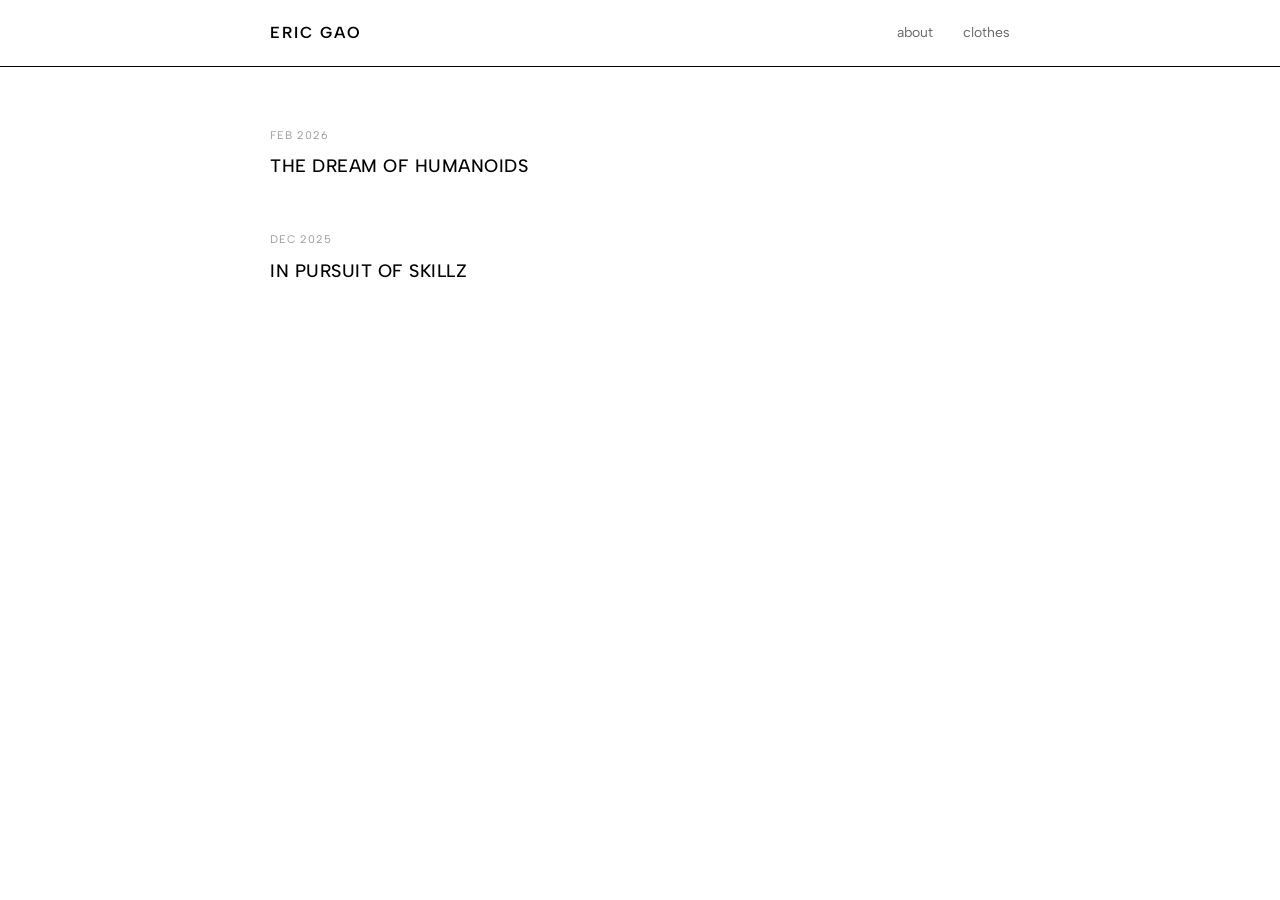
<file: index.html>
<!DOCTYPE html>
<html lang="en">
<head>
    <meta charset="UTF-8">
    <meta name="viewport" content="width=device-width, initial-scale=1.0">
    <title>ERIC GAO</title>
    <link rel="preconnect" href="https://fonts.googleapis.com">
    <link rel="preconnect" href="https://fonts.gstatic.com" crossorigin>
    <link href="https://fonts.googleapis.com/css2?family=Albert+Sans:wght@300;400;500;600&display=swap" rel="stylesheet">
    <link rel="stylesheet" href="styles.css">
</head>
<body>
    <nav class="navbar">
        <div class="nav-container">
            <a href="index.html" class="nav-logo">ERIC GAO</a>
            <div class="nav-links">
                <a href="about.html">about</a>
                <a href="clothes.html">clothes</a>
            </div>
        </div>
    </nav>

    <main class="content">
        <article class="blog-preview">
            <p class="date">FEB 2026</p>
            <h1 class="title"><a href="blog-post-2.html">THE DREAM OF HUMANOIDS</a></h1>
        </article>

        <article class="blog-preview">
            <p class="date">DEC 2025</p>
            <h1 class="title"><a href="blog-post-1.html">IN PURSUIT OF SKILLZ</a></h1>
        </article>
    </main>
</body>
</html>
</file>
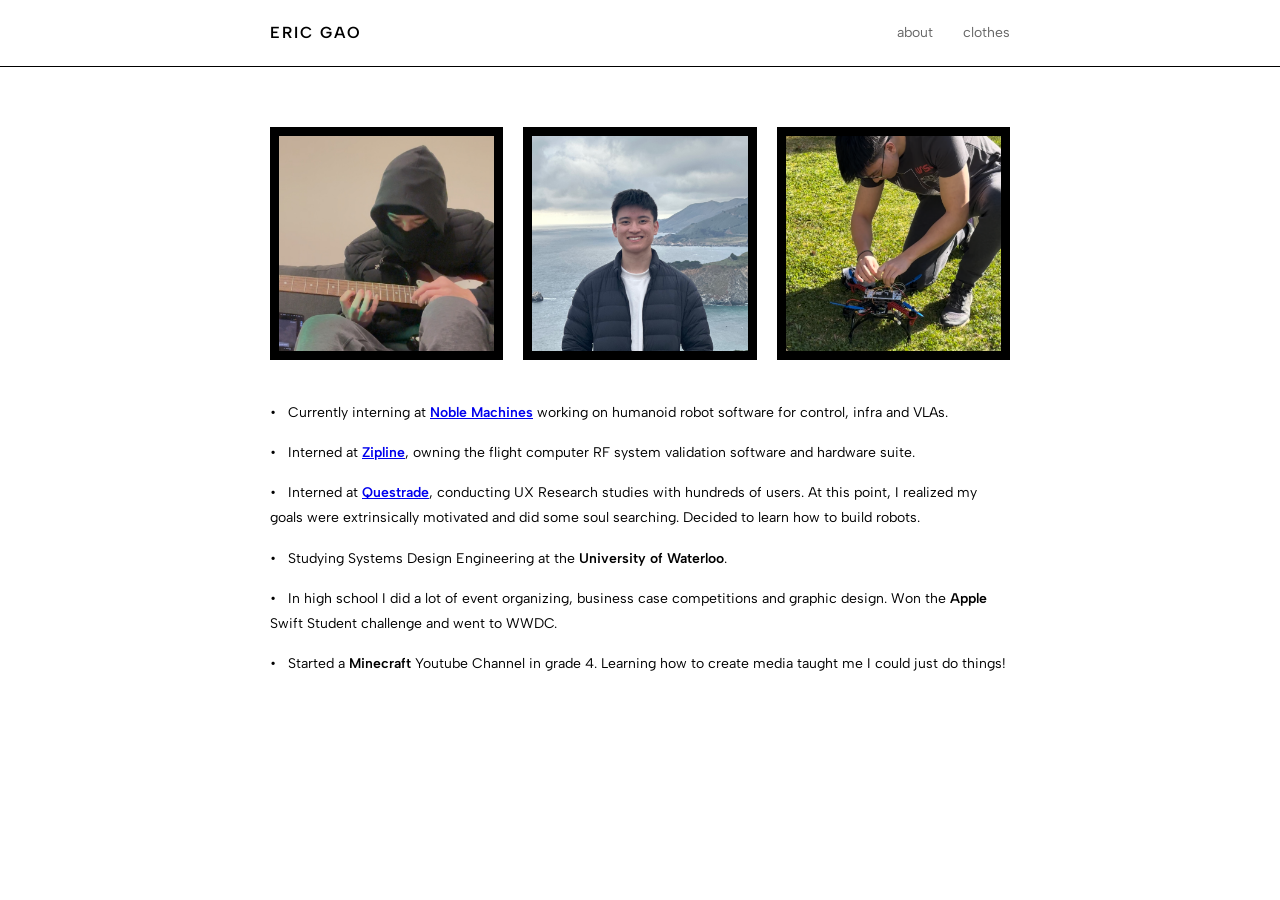
<file: about.html>
<!DOCTYPE html>
<html lang="en">
<head>
    <meta charset="UTF-8">
    <meta name="viewport" content="width=device-width, initial-scale=1.0">
    <title>About - ERIC GAO</title>
    <link rel="preconnect" href="https://fonts.googleapis.com">
    <link rel="preconnect" href="https://fonts.gstatic.com" crossorigin>
    <link href="https://fonts.googleapis.com/css2?family=Albert+Sans:wght@300;400;500;600&display=swap" rel="stylesheet">
    <link rel="stylesheet" href="styles.css">
</head>
<body>
    <nav class="navbar">
        <div class="nav-container">
            <a href="index.html" class="nav-logo">ERIC GAO</a>
            <div class="nav-links">
                <a href="about.html">about</a>
                <a href="clothes.html">clothes</a>
            </div>
        </div>
    </nav>

    <main class="about-container">
        <div class="photo-grid">
            <img src="assets/about/guitar.jpeg" alt="Eric Gao photo 1">
            <img src="assets/about/headshot.jpg" alt="Eric Gao photo 2">
            <img src="assets/about/quadcopter.PNG" alt="Eric Gao photo 3">
        </div>

        <div class="about-content">
            <ul>
                <li>Currently interning at <strong><a href="https://www.noblemachines.ai">Noble Machines</a></strong> working on humanoid robot software for control, infra and VLAs.</li>
                <li>Interned at <strong><a href="https://www.zipline.com">Zipline</a></strong>, owning the flight computer RF system validation software and hardware suite.</li>
                <li>Interned at <strong><a href="https://www.questrade.com">Questrade</a></strong>, conducting UX Research studies with hundreds of users. At this point, I realized my goals were extrinsically motivated and did some soul searching. Decided to learn how to build robots.</li>
                <li>Studying Systems Design Engineering at the <strong>University of Waterloo</strong>.</li>
                <li>In high school I did a lot of event organizing, business case competitions and graphic design. Won the <strong>Apple</strong> Swift Student challenge and went to WWDC.</li>
                <li>Started a <strong>Minecraft</strong> Youtube Channel in grade 4. Learning how to create media taught me I could just do things!</li>
            </ul>
        </div>
    </main>
</body>
</html>
</file>
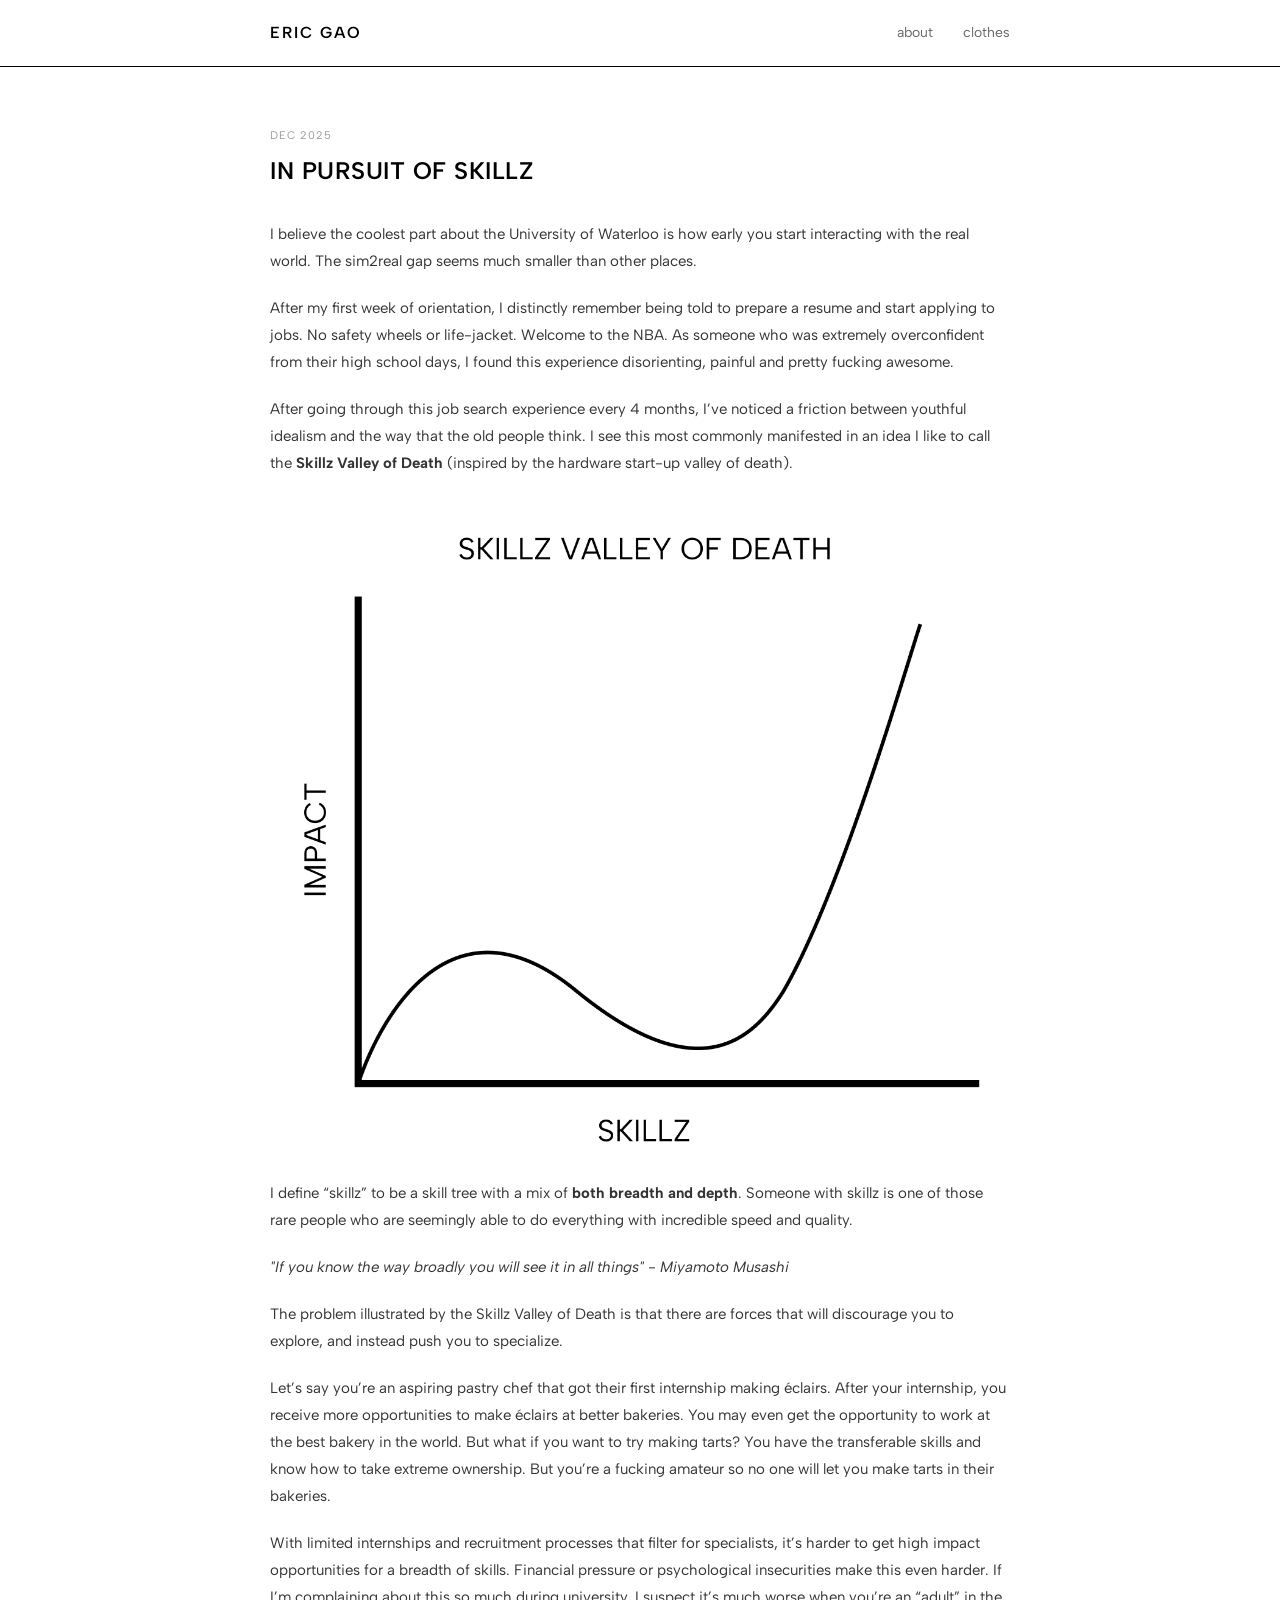
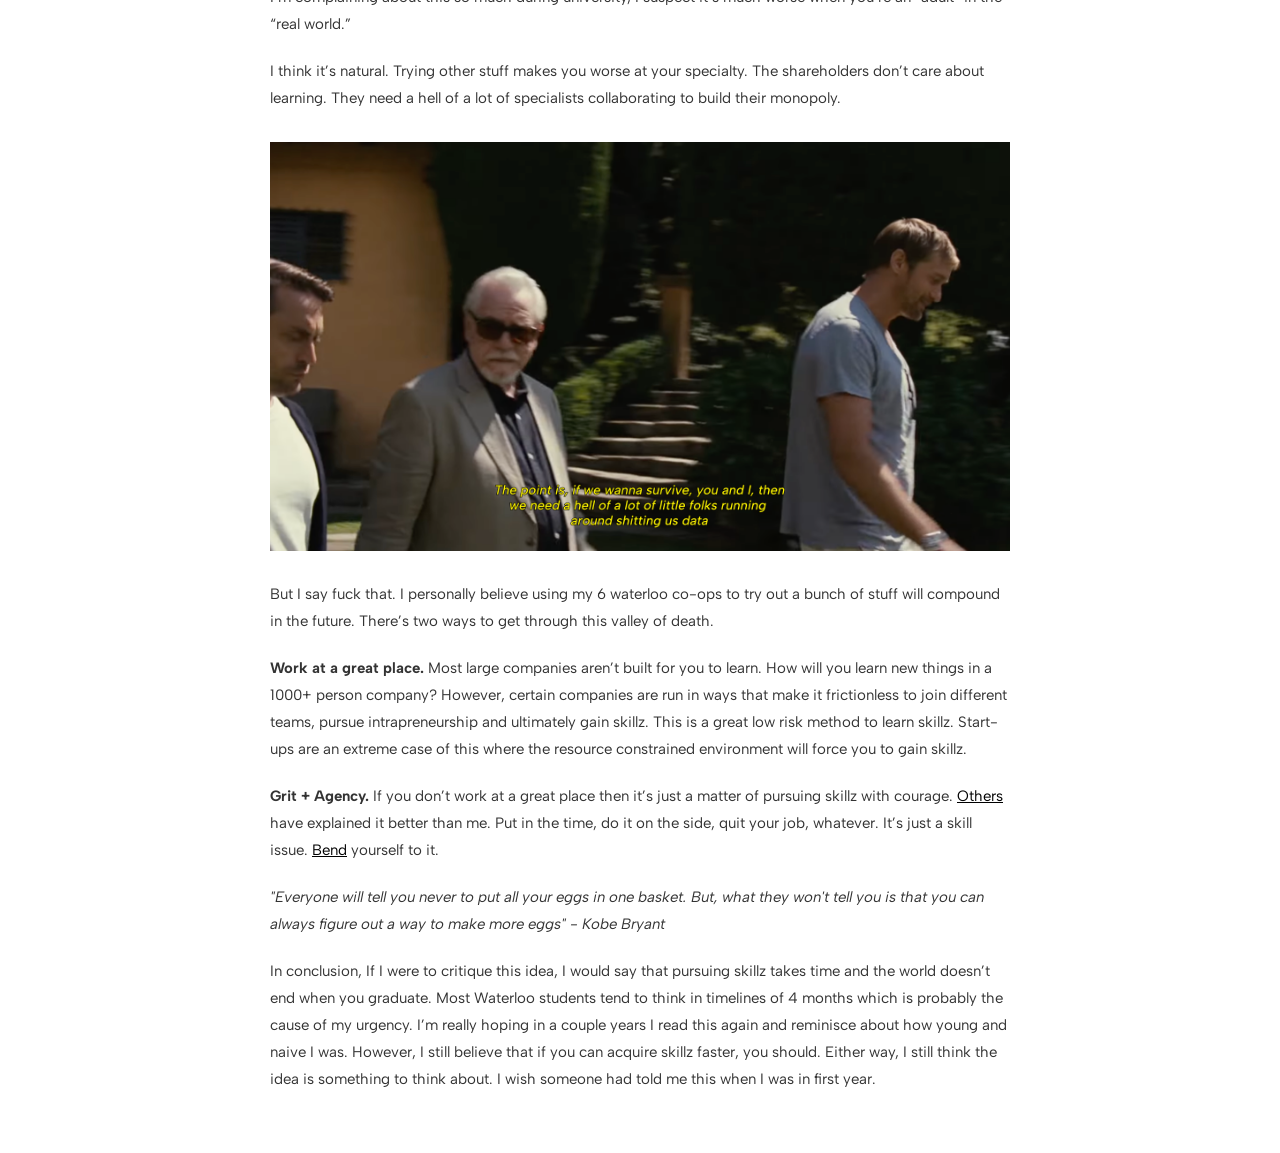
<file: blog-post-1.html>
<!DOCTYPE html>
<html lang="en">
<head>
    <meta charset="UTF-8">
    <meta name="viewport" content="width=device-width, initial-scale=1.0">
    <title>In Pursuit of Skill - ERIC GAO</title>
    <link rel="preconnect" href="https://fonts.googleapis.com">
    <link rel="preconnect" href="https://fonts.gstatic.com" crossorigin>
    <link href="https://fonts.googleapis.com/css2?family=Albert+Sans:wght@300;400;500;600&display=swap" rel="stylesheet">
    <link rel="stylesheet" href="styles.css">
</head>
<body>
    <nav class="navbar">
        <div class="nav-container">
            <a href="index.html" class="nav-logo">ERIC GAO</a>
            <div class="nav-links">
                <a href="about.html">about</a>
                <a href="clothes.html">clothes</a>
            </div>
        </div>
    </nav>

    <main class="blog-post">
        <p class="date">DEC 2025</p>
        <h1>IN PURSUIT OF SKILLZ</h1>

        <div class="blog-content">
            <p>I believe the coolest part about the University of Waterloo is how early you start interacting with the real world. The sim2real gap seems much smaller than other places.
            </p>

            <p>After my first week of orientation, I distinctly remember being told to prepare a resume and start applying to jobs. No safety wheels or life-jacket. Welcome to the NBA. As someone who was extremely overconfident from their high school days, I found this experience disorienting, painful and pretty fucking awesome.
            </p>

            <p>
            After going through this job search experience every 4 months, I’ve noticed a friction between youthful idealism and the way that the old people think. I see this most commonly manifested in an idea I like to call the <strong>Skillz Valley of Death</strong> (inspired by the hardware start-up valley of death).
            </p>

            <img src="assets/blog_1/graph.png">

            <p>
            I define “skillz” to be a skill tree with a mix of <strong>both breadth and depth</strong>. Someone with skillz is one of those rare people who are seemingly able to do everything with incredible speed and quality. 
            </p>

            <p><i>"If you know the way broadly you will see it in all things" - Miyamoto Musashi</i></p>

            <p>The problem illustrated by the Skillz Valley of Death is that there are forces that will discourage you to explore, and instead push you to specialize. 
            </p>

            <p>
            Let’s say you’re an aspiring pastry chef that got their first internship making éclairs. After your internship, you receive more opportunities to make éclairs at better bakeries. You may even get the opportunity to work at the best bakery in the world. But what if you want to try making tarts? You have the transferable skills and know how to take extreme ownership. But you’re a fucking amateur so no one will let you make tarts in their bakeries.
            </p>

            <p>
            With limited internships and recruitment processes that filter for specialists, it’s harder to get high impact opportunities for a breadth of skills. Financial pressure or psychological insecurities make this even harder. If I’m complaining about this so much during university, I suspect it’s much worse when you’re an “adult” in the “real world.”
            </p>

            <p>
            I think it’s natural. Trying other stuff makes you worse at your specialty. The shareholders don’t care about learning. They need a hell of a lot of specialists collaborating to build their monopoly. 
            </p>

            <img src="assets/blog_1/succession.png">

            <p>But I say fuck that. I personally believe using my 6 waterloo co-ops to try out a bunch of stuff will compound in the future. There’s two ways to get through this valley of death.
            </p>

            <p>
            <strong>Work at a great place.</strong> Most large companies aren’t built for you to learn. How will you learn new things in a 1000+ person company? However, certain companies are run in ways that make it frictionless to join different teams, pursue intrapreneurship and ultimately gain skillz. This is a great low risk method to learn skillz. Start-ups are an extreme case of this where the resource constrained environment will force you to gain skillz.
            </p>

            <p>
            <strong>Grit + Agency.</strong> If you don’t work at a great place then it’s just a matter of pursuing skillz with courage. <a href="https://www.youtube.com/shorts/cCvtxVBeiEA">Others</a> have explained it better than me. Put in the time, do it on the side, quit your job, whatever. It’s just a skill issue. <a href="https://www.youtube.com/watch?v=uAXtO5dMqEI">Bend</a> yourself to it.
            </p>

            <p><i>"Everyone will tell you never to put all your eggs in one basket. But, what they won't tell you is that you can always figure out a way to make more eggs" - Kobe Bryant
            </i></p>

            <p>In conclusion, If I were to critique this idea, I would say that pursuing skillz takes time and the world doesn’t end when you graduate. Most Waterloo students tend to think in timelines of 4 months which is probably the cause of my urgency. I’m really hoping in a couple years I read this again and reminisce about how young and naive I was. However, I still believe that if you can acquire skillz faster, you should. Either way, I still think the idea is something to think about. I wish someone had told me this when I was in first year.
            </p>
        </div>
    </main>
</body>
</html>
</file>
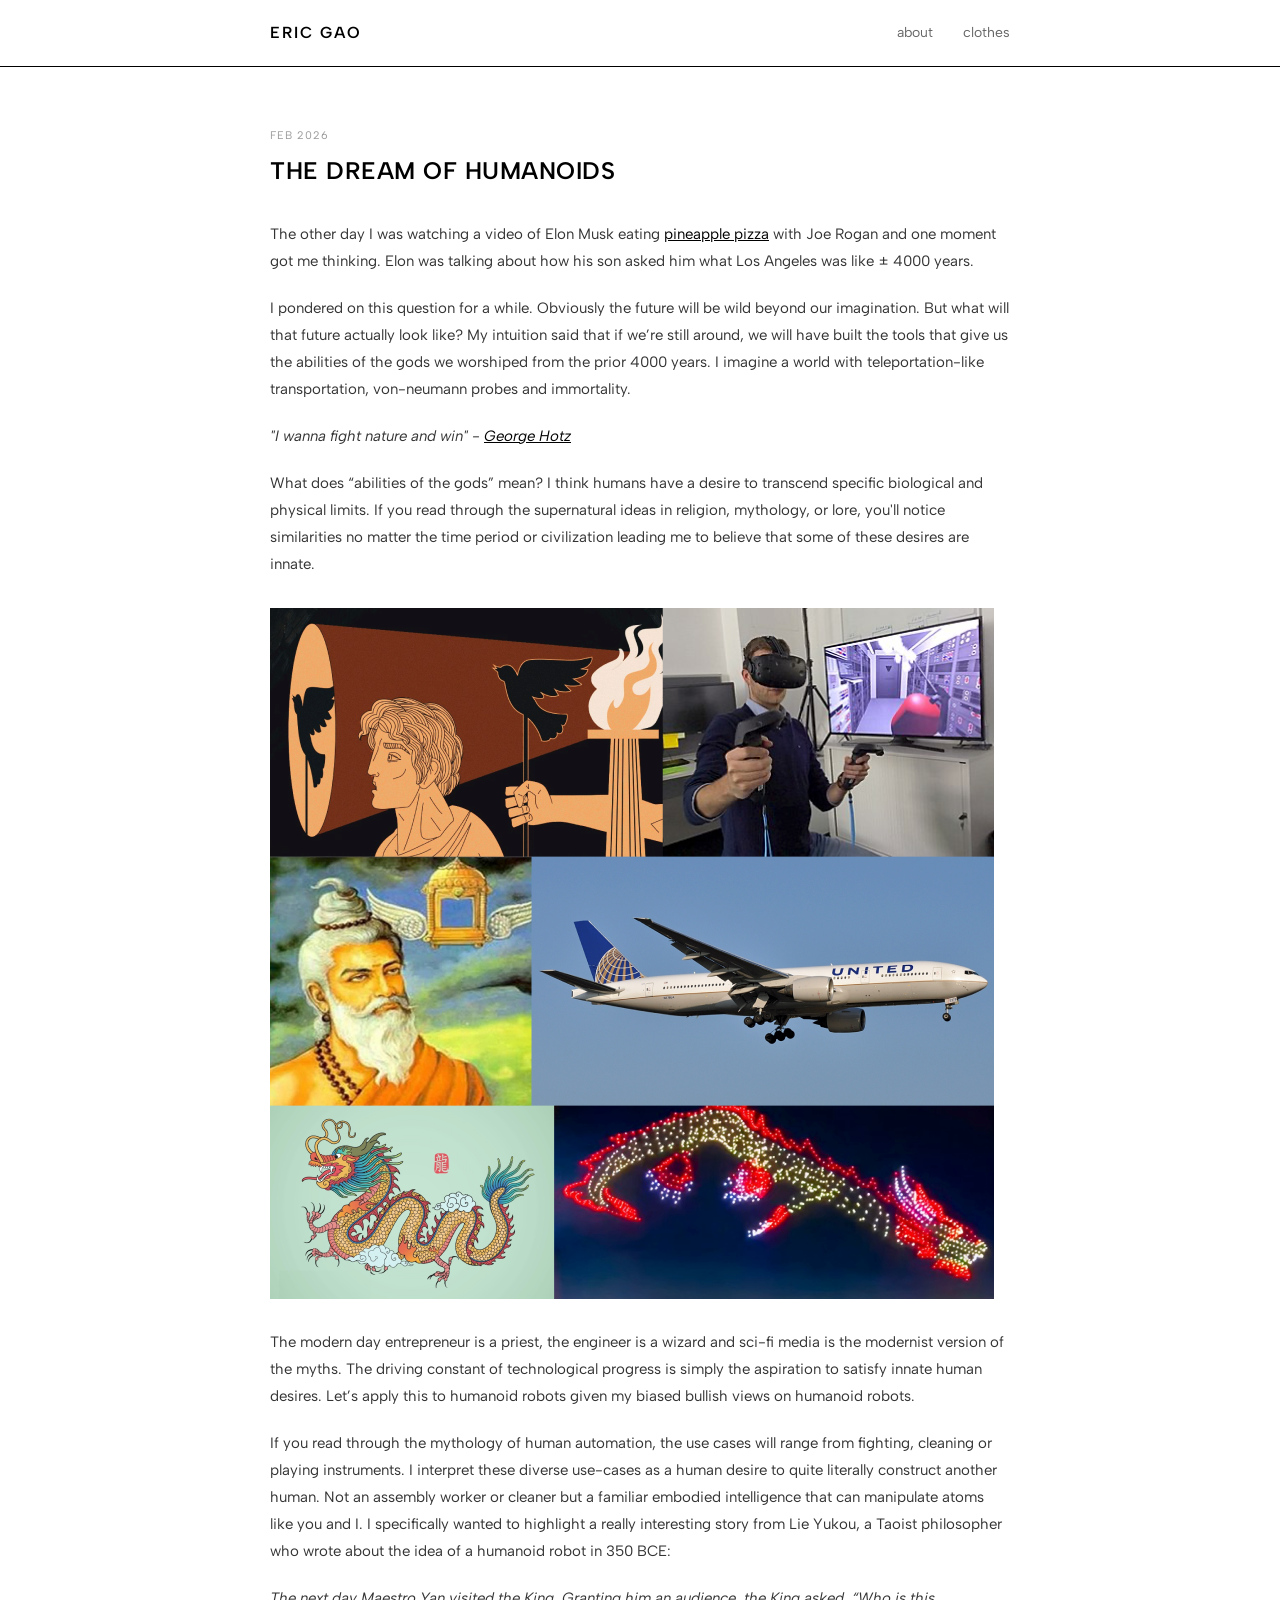
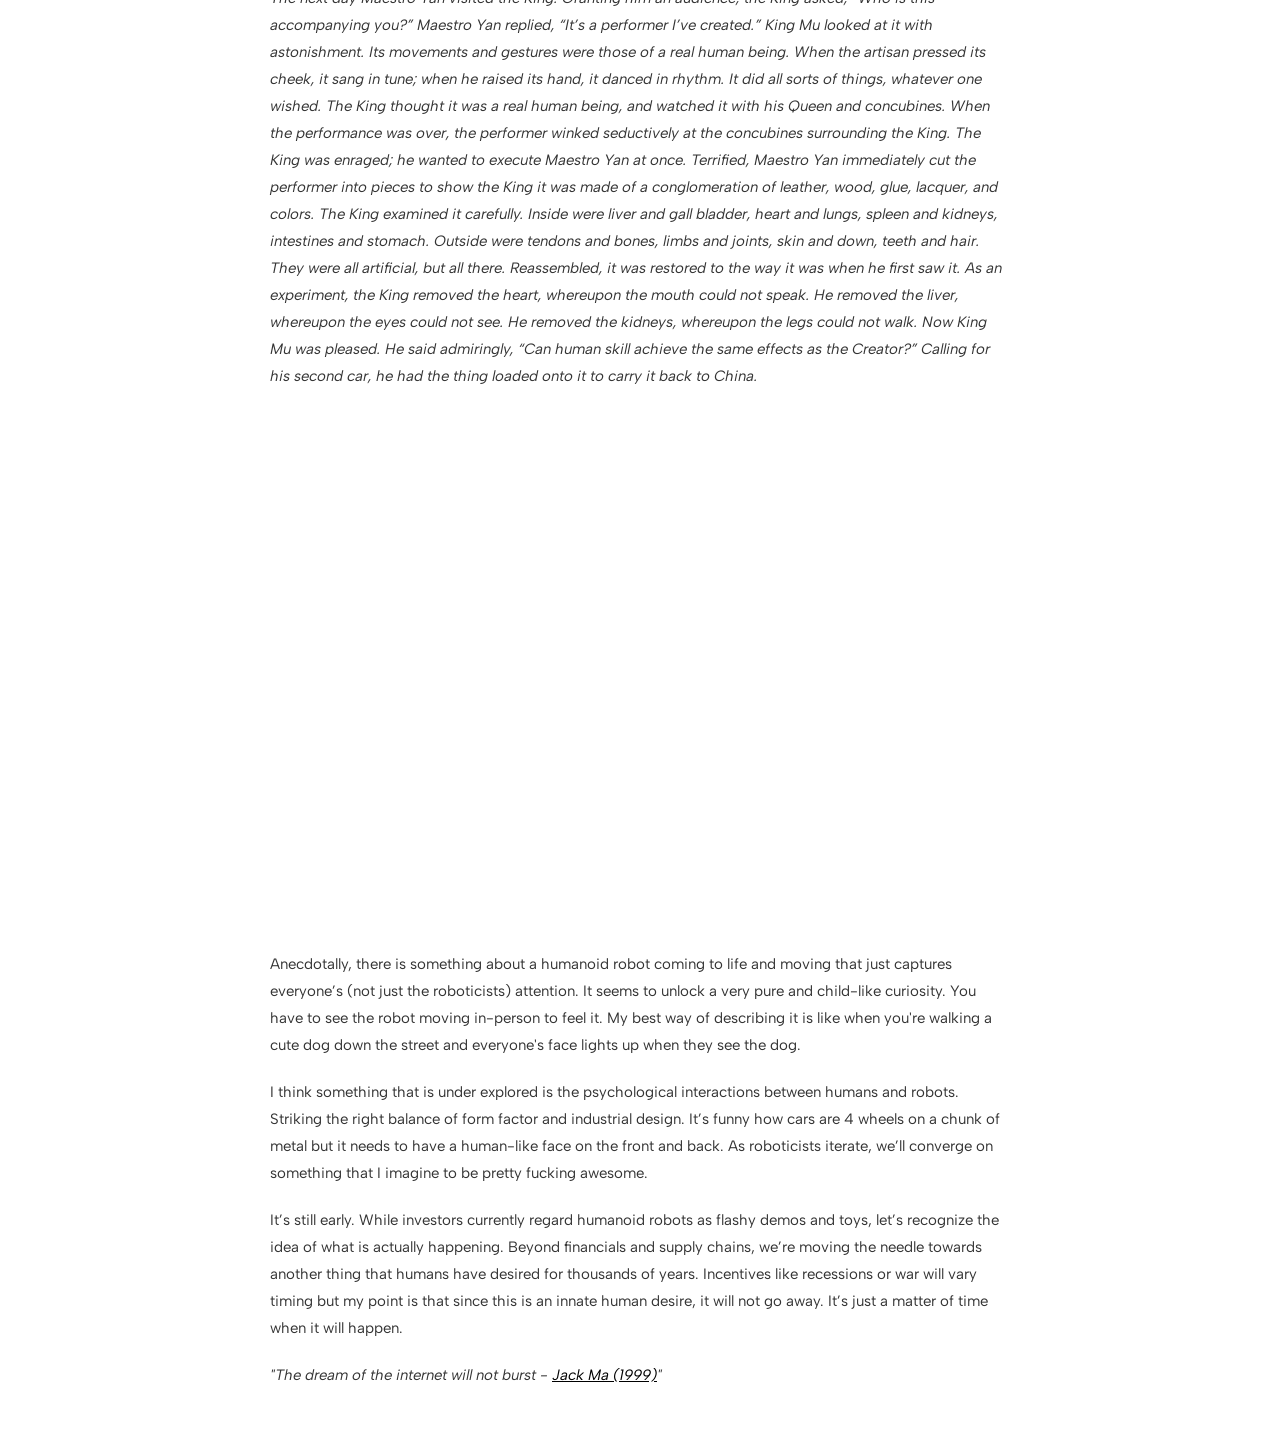
<file: blog-post-2.html>
<!DOCTYPE html>
<html lang="en">
<head>
    <meta charset="UTF-8">
    <meta name="viewport" content="width=device-width, initial-scale=1.0">
    <title>The Dream of Humanoids - ERIC GAO</title>
    <link rel="preconnect" href="https://fonts.googleapis.com">
    <link rel="preconnect" href="https://fonts.gstatic.com" crossorigin>
    <link href="https://fonts.googleapis.com/css2?family=Albert+Sans:wght@300;400;500;600&display=swap" rel="stylesheet">
    <link rel="stylesheet" href="styles.css">
</head>
<body>
    <nav class="navbar">
        <div class="nav-container">
            <a href="index.html" class="nav-logo">ERIC GAO</a>
            <div class="nav-links">
                <a href="about.html">about</a>
                <a href="clothes.html">clothes</a>
            </div>
        </div>
    </nav>

    <main class="blog-post">
        <p class="date">FEB 2026</p>
        <h1>THE DREAM OF HUMANOIDS</h1>

        <div class="blog-content">
            <p>The other day I was watching a video of Elon Musk eating <a href="https://www.youtube.com/watch?v=DJTw2MLZ3uM">pineapple pizza</a> with Joe Rogan and one moment got me thinking. Elon was talking about how his son asked him what Los Angeles was like ± 4000 years.
            </p>

            <p>I pondered on this question for a while. Obviously the future will be wild beyond our imagination. But what will that future actually look like? My intuition said that if we’re still around, we will have built the tools that give us the abilities of the gods we worshiped from the prior 4000 years. I imagine a world with teleportation-like transportation, von-neumann probes and immortality. </p>

            <p><i>"I wanna fight nature and win" - <a href="https://www.youtube.com/watch?v=8tG2EHEQl9A">George Hotz</a></i></p>

            <p>What does “abilities of the gods” mean? I think humans have a desire to transcend specific biological and physical limits. If you read through the supernatural ideas in religion, mythology, or lore, you'll notice similarities no matter the time period or civilization leading me to believe that some of these desires are innate.
            </p>

            <img src="assets/blog_2/myths.png">
            

            <p>The modern day entrepreneur is a priest, the engineer is a wizard and sci-fi media is the modernist version of the myths. The driving constant of technological progress is simply the aspiration to satisfy innate human desires. Let’s apply this to humanoid robots given my biased bullish views on humanoid robots. </p>

            <p>If you read through the mythology of human automation, the use cases will range from fighting, cleaning or playing instruments. I interpret these diverse use-cases as a human desire to quite literally construct another human. Not an assembly worker or cleaner but a familiar embodied intelligence that can manipulate atoms like you and I. I specifically wanted to highlight a really interesting story from Lie Yukou, a Taoist philosopher who wrote about the idea of a humanoid robot in 350 BCE:
            </p>

            <p><i>The next day Maestro Yan visited the King. Granting him an
                audience, the King asked, “Who is this accompanying you?”
                Maestro Yan replied, “It’s a performer I’ve created.”
                King Mu looked at it with astonishment. Its movements and
                gestures were those of a real human being. When the artisan pressed its
                cheek, it sang in tune; when he raised its hand, it danced in rhythm. It did
                all sorts of things, whatever one wished. The King thought it was a real
                human being, and watched it with his Queen and concubines.
                When the performance was over, the performer winked seductively
                at the concubines surrounding the King. The King was enraged; he wanted
                to execute Maestro Yan at once. Terrified, Maestro Yan immediately cut
                the performer into pieces to show the King it was made of a conglomeration
                of leather, wood, glue, lacquer, and colors.
                The King examined it carefully. Inside were liver and gall bladder,
                heart and lungs, spleen and kidneys, intestines and stomach. Outside were
                tendons and bones, limbs and joints, skin and down, teeth and hair. They
                were all artificial, but all there.
                Reassembled, it was restored to the way it was when he first saw it.
                As an experiment, the King removed the heart, whereupon the mouth could
                not speak. He removed the liver, whereupon the eyes could not see. He
                removed the kidneys, whereupon the legs could not walk.
                Now King Mu was pleased. He said admiringly, “Can human skill
                achieve the same effects as the Creator?” Calling for his second car, he had
                the thing loaded onto it to carry it back to China.
                </i></p>

            <iframe width="840" height="472" src="https://www.youtube.com/embed/Ll42vVsGdQg" frameborder="0" allowfullscreen></iframe>

            <p>Anecdotally, there is something about a humanoid robot coming to life and moving that just captures everyone’s (not just the roboticists) attention. It seems to unlock a very pure and child-like curiosity. You have to see the robot moving in-person to feel it. My best way of describing it is like when you're walking a cute dog down the street and everyone's face lights up when they see the dog.
            </p>

            <p>
                I think something that is under explored is the psychological interactions between humans and robots. Striking the right balance of form factor and industrial design. It’s funny how cars are 4 wheels on a chunk of metal but it needs to have a human-like face on the front and back. As roboticists iterate, we’ll converge on something that I imagine to be pretty fucking awesome.
            </p>

            <p>
                It’s still early. While investors currently regard humanoid robots as flashy demos and toys, let’s recognize the idea of what is actually happening. Beyond financials and supply chains, we’re moving the needle towards another thing that humans have desired for thousands of years. Incentives like recessions or war will vary timing but my point is that since this is an innate human desire, it will not go away. It’s just a matter of time when it will happen. 
            </p>

            <p><i>"The dream of the internet will not burst - <a href="https://www.youtube.com/watch?v=Up9-C4_8dVo">Jack Ma (1999)</a>"
            </i></p>


            <!-- You can add images like this -->
            <!-- <img src="your-image.jpg" alt="Description"> -->

            <!-- You can add videos like this -->
            <!-- <video controls>
                <source src="your-video.mp4" type="video/mp4">
            </video> -->

            <!-- You can embed GIFs like this -->
            <!-- <img src="your-animation.gif" alt="Description"> -->

            <!-- You can embed YouTube videos like this -->
            <!-- <iframe width="560" height="315" src="https://www.youtube.com/embed/VIDEO_ID" frameborder="0" allowfullscreen></iframe> -->
        </div>
    </main>
</body>
</html>
</file>
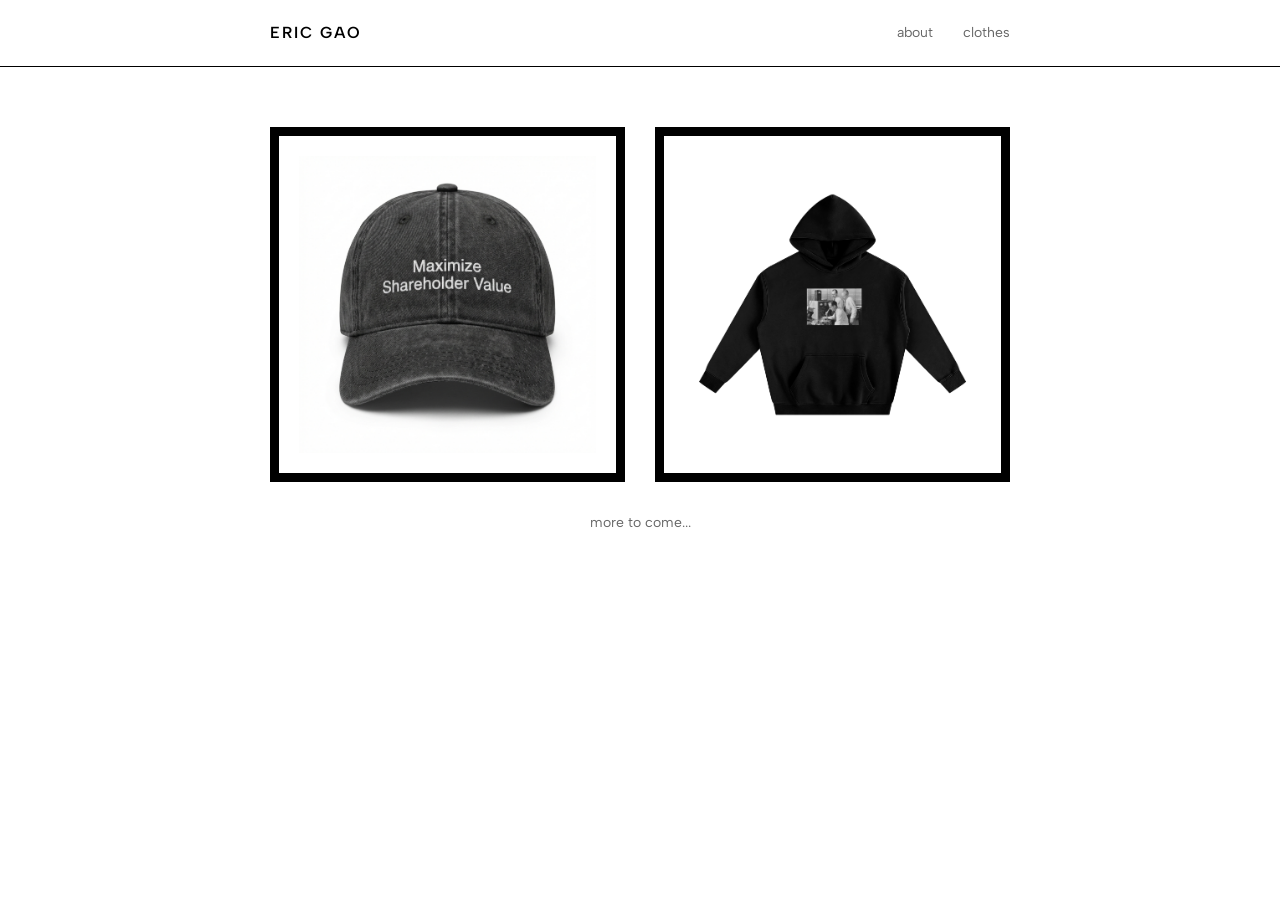
<file: clothes.html>
<!DOCTYPE html>
<html lang="en">
<head>
    <meta charset="UTF-8">
    <meta name="viewport" content="width=device-width, initial-scale=1.0">
    <title>Clothes - ERIC GAO</title>
    <link rel="preconnect" href="https://fonts.googleapis.com">
    <link rel="preconnect" href="https://fonts.gstatic.com" crossorigin>
    <link href="https://fonts.googleapis.com/css2?family=Albert+Sans:wght@300;400;500;600&display=swap" rel="stylesheet">
    <link rel="stylesheet" href="styles.css">
</head>
<body>
    <nav class="navbar">
        <div class="nav-container">
            <a href="index.html" class="nav-logo">ERIC GAO</a>
            <div class="nav-links">
                <a href="about.html">about</a>
                <a href="clothes.html">clothes</a>
            </div>
        </div>
    </nav>

    <main class="clothes-container">
        <div class="product-grid">
            <div class="product-item">
                <img src="assets/clothes/shareholder_value_hat.png" alt="Maximize Shareholder Value Cap">
            </div>
            <div class="product-item">
                <img src="assets/clothes/transistor_sweater.png" alt="Hoodie">
            </div>
        </div>

        <p class="coming-soon">more to come...</p>
    </main>
</body>
</html>
</file>
<file: styles.css>
* {
    margin: 0;
    padding: 0;
    box-sizing: border-box;
}

body {
    font-family: 'Albert Sans', sans-serif;
    background-color: #ffffff;
    color: #000;
    line-height: 1.6;
}

/* Navigation */
.navbar {
    background-color: #fff;
    border-bottom: 1px solid #000;
    padding: 20px 0;
    position: sticky;
    top: 0;
    z-index: 100;
}

.nav-container {
    max-width: 800px;
    margin: 0 auto;
    padding: 0 30px;
    display: flex;
    justify-content: space-between;
    align-items: center;
}

.nav-logo {
    font-size: 16px;
    font-weight: 600;
    letter-spacing: 2px;
    text-decoration: none;
    color: #000;
}

.nav-links {
    display: flex;
    gap: 30px;
}

.nav-links a {
    text-decoration: none;
    color: #666;
    font-size: 14px;
    font-weight: 400;
    transition: color 0.3s;
}

.nav-links a:hover {
    color: #000;
}

/* Main Content */
.content {
    max-width: 800px;
    margin: 60px auto;
    padding: 0 30px;
}

/* Blog Preview */
.blog-preview {
    margin-bottom: 50px;
}

.date {
    color: #999;
    font-size: 11px;
    letter-spacing: 1px;
    margin-bottom: 8px;
    font-weight: 400;
}

.title {
    font-size: 18px;
    font-weight: 500;
    letter-spacing: 0.5px;
}

.title a {
    text-decoration: none;
    color: #000;
    transition: color 0.3s;
}

.title a:hover {
    color: #666;
}

/* About Page */
.about-container {
    max-width: 800px;
    margin: 60px auto;
    padding: 0 30px;
}

.photo-grid {
    display: grid;
    grid-template-columns: repeat(3, 1fr);
    gap: 20px;
    margin-bottom: 40px;
}

.photo-grid img {
    width: 100%;
    height: auto;
    display: block;
    border: 9px solid #000;
}

.about-content {
    margin-top: 30px;
}

.about-content ul {
    list-style: none;
    margin-top: 20px;
}

.about-content li {
    margin-bottom: 15px;
    font-size: 14px;
    line-height: 1.8;
}

.about-content li::before {
    content: "• ";
    margin-right: 8px;
}

.about-content strong {
    font-weight: 600;
}

/* Clothes Page */
.clothes-container {
    max-width: 800px;
    margin: 60px auto;
    padding: 0 30px;
}

.product-grid {
    display: grid;
    grid-template-columns: repeat(2, 1fr);
    gap: 30px;
    margin-bottom: 30px;
}

.product-item {
    border: 9px solid #000;
    padding: 20px;
    background: #fff;
}

.product-item img {
    width: 100%;
    height: auto;
    display: block;
}

.coming-soon {
    text-align: center;
    color: #666;
    font-size: 14px;
    margin-top: 30px;
}

/* Blog Post Page */
.blog-post {
    max-width: 800px;
    margin: 60px auto;
    padding: 0 30px;
}

.blog-post .date {
    margin-bottom: 8px;
}

.blog-post h1 {
    font-size: 24px;
    font-weight: 600;
    margin-bottom: 30px;
    letter-spacing: 0.5px;
}

.blog-content {
    font-size: 15px;
    line-height: 1.8;
    color: #333;
}

.blog-content p {
    margin-bottom: 20px;
}

.blog-content a {
    color: #000;
    text-decoration: underline;
}

.blog-content a:hover {
    color: #666;
}

.blog-content img,
.blog-content video {
    max-width: 100%;
    height: auto;
    margin: 30px 0;
    display: block;
}

.blog-content iframe {
    max-width: 100%;
    margin: 30px 0;
}

/* Responsive */
@media (max-width: 768px) {
    .photo-grid {
        grid-template-columns: 1fr;
    }
    
    .product-grid {
        grid-template-columns: 1fr;
    }
    
    .nav-container {
        padding: 0 20px;
    }
    
    .content,
    .about-container,
    .clothes-container,
    .blog-post {
        padding: 0 20px;
    }
}
</file>
